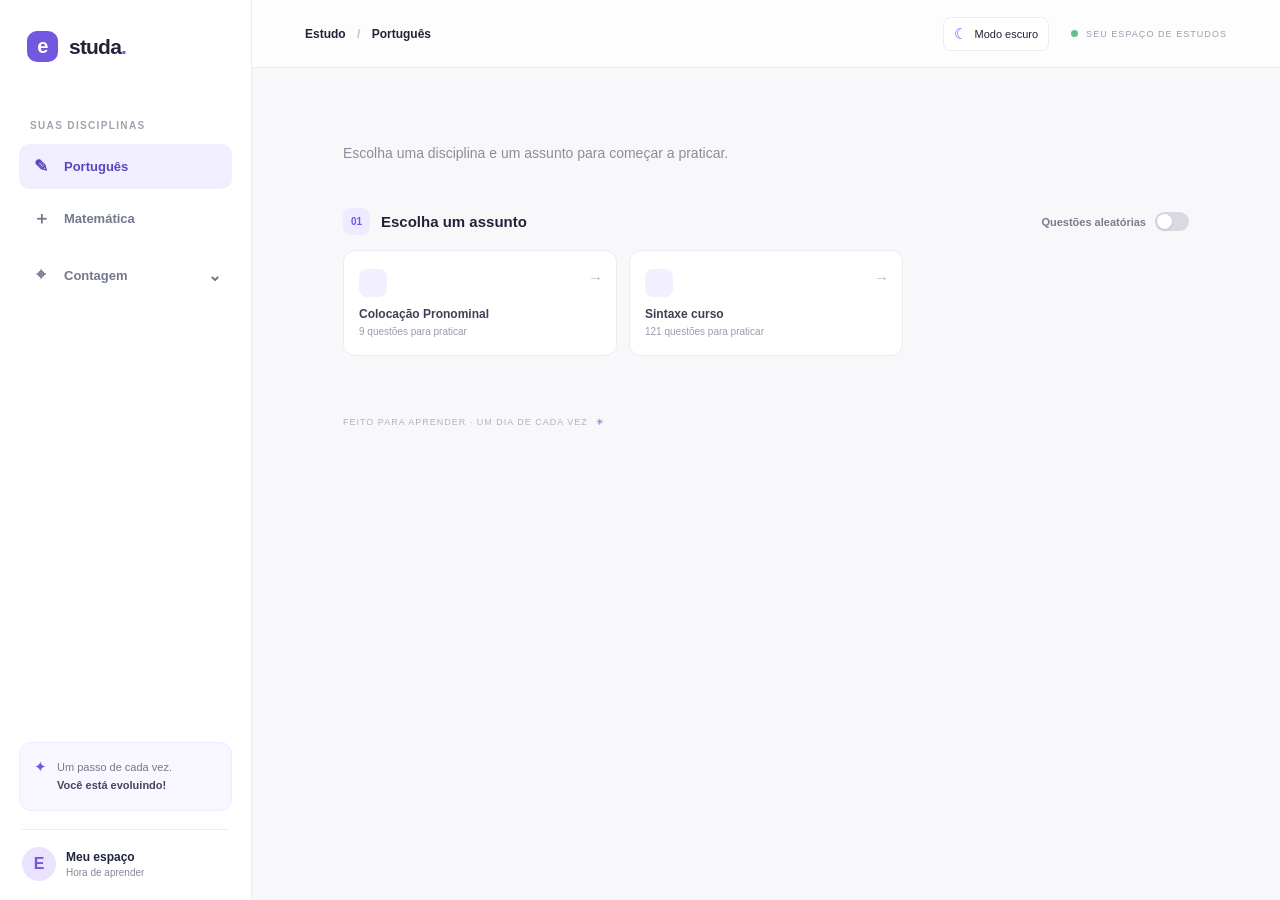
<file: index.html>
<!doctype html>
<html lang="pt-BR">
<head>
  <meta charset="utf-8">
  <meta name="viewport" content="width=device-width, initial-scale=1">
  <meta name="theme-color" content="#f7f8fc">
  <title>Estudaí — questões para estudar</title>
  <link rel="stylesheet" href="styles.css">
</head>
<body>
  <button class="mobile-menu" id="menuToggle" aria-label="Abrir menu" aria-expanded="false">☰</button>
  <div class="layout">
    <aside class="sidebar" id="sidebar">
      <a class="brand" href="#" aria-label="Estudaí, início"><span class="brand-mark">e</span><span>studa<span class="brand-dot">.</span></span></a>
      <p class="nav-label">SUAS DISCIPLINAS</p>
      <nav id="subjectNav" class="subject-nav" aria-label="Disciplinas"></nav>
      <div class="sidebar-note"><span>✦</span><p>Um passo de cada vez.<br><strong>Você está evoluindo!</strong></p></div>
      <div class="profile"><div class="avatar">E</div><div><strong>Meu espaço</strong><small>Hora de aprender</small></div></div>
    </aside>
    <main class="main">
      <header class="topbar"><div class="breadcrumb" id="breadcrumb">Estudo <span>/</span> Português</div><div class="topbar-actions"><button class="theme-toggle" id="themeToggle" type="button" aria-label="Ativar tema escuro" title="Alternar tema"><span class="theme-icon" aria-hidden="true">☾</span><span class="theme-label">Modo escuro</span></button><div class="top-badge"><span class="status-dot"></span> SEU ESPAÇO DE ESTUDOS</div></div></header>
      <section class="content">
        
        <h1 id="pageTitle"></h1>
        <p class="intro" id="pageIntro">Escolha uma disciplina e um assunto para começar a praticar.</p>
        <section class="subjects-section">
          <div class="section-heading"><div class="section-heading-label"><span class="step-number">01</span><h2 id="topicHeading">Escolha um assunto</h2><button class="topic-back-button" id="backToTopics" type="button" hidden><span class="back-arrow" aria-hidden="true">←</span><span id="backToTopicsLabel">Escolha um assunto</span></button></div><label class="random-switch-label" for="randomToggle"><span>Questões aleatórias</span><input class="switch-input" id="randomToggle" type="checkbox" role="switch" aria-label="Ativar questões aleatórias da disciplina"><span class="switch-track" aria-hidden="true"><span class="switch-thumb"></span></span></label></div>
          <div class="topic-list" id="topicList"></div>
        </section>
        <section class="quiz-card" id="quizCard" hidden>
          <div class="quiz-top"><div class="quiz-meta"><span class="question-tag" id="questionTag">QUESTÃO 01</span><span class="subject-tag" id="subjectTag"></span></div><span class="progress-label" id="progressLabel"></span></div>
          <div class="progress-track"><div class="progress-fill" id="progressFill"></div></div>
          <h2 class="question-text" id="questionText"></h2>
          <div class="options" id="options"></div>
          <div class="answer-feedback" id="feedback" hidden aria-live="polite"></div>
          <div class="quiz-actions"><div class="question-navigation"><button class="nav-question-button" id="previousQuestion" type="button" disabled>← Voltar</button><button class="nav-question-button primary" id="nextQuestion" type="button">Avançar →</button></div><button class="restart-button" id="restartQuiz">Recomeçar assunto</button></div>
        </section>
        <footer>FEITO PARA APRENDER · UM DIA DE CADA VEZ <span>✳</span></footer>
      </section>
    </main>
  </div>
  <div class="scrim" id="scrim"></div>
  <script src="app.js"></script>
</body>
</html>
</file>
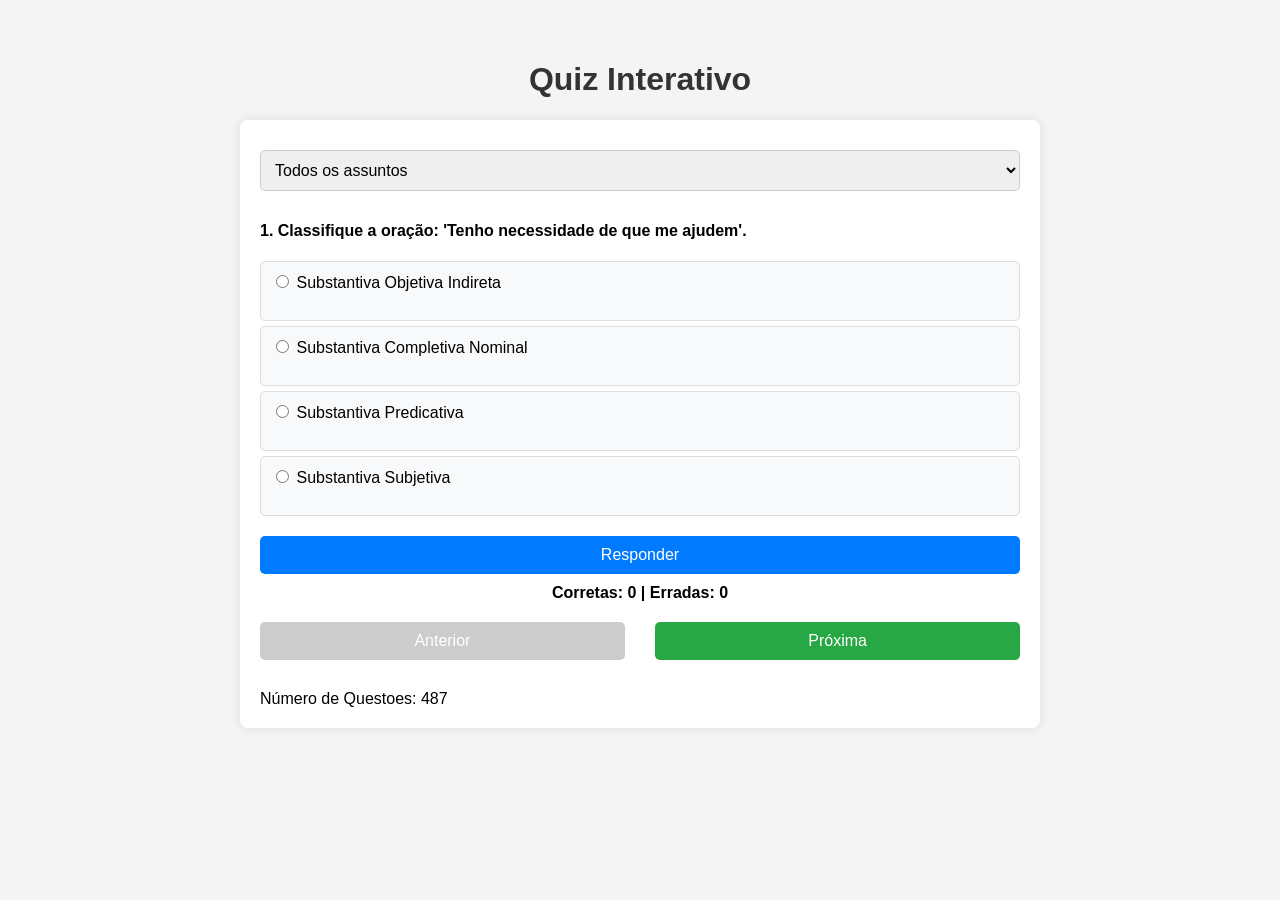
<file: index1.html>
<!DOCTYPE html>
<html lang="pt-BR">
<head>
    <meta charset="UTF-8">
    <meta name="viewport" content="width=device-width, initial-scale=1.0">
    <title>Quiz Interativo</title>
    <link rel="stylesheet" href="layout.css">
</head>
<body>
    <h1>Quiz Interativo</h1>
    <div id="quiz-container">
        <select id="subject-select">
            <option value="">Todos os assuntos</option>

            <option value="concordancia_verbal_completa">concordancia verbal completa</option>


            <option value="pronomes">Pronomes</option>
            <option value="col_pronomes_ob">Pronomes Oblíquos Átonos</option>
            <option value="regras_pronomes">Regras Pronomes</option>
            <option value="crase">Crase</option>
            <option value="PortuguesSintaxe">Português Sintaxe</option>
            <option value="sintaxe_1">Sintaxe 1</option>
            <option value="OracoesSubordinadas">Oraçoes Subordinadas</option>
            <option value="OracoesCoordenadas">Oraçoes Coordenadas</option>
            <option value="vozes_verbais">Vozes Verbais</option>
            <option value="concordancia_nominal">Concordancia Nominal</option>
            <option value="concordanciaverbal">Concordancia Verbal</option>
            <option value="art_prep_pron">ARTIGO DEFINIDO X PREPOSIÇÃO X PRONOME DEMONSTRATIVO X PPO ÁTONO</option>
            <option value="aa_cn_ob_pj">Funçoes sintaticas AA x OB x NC X PJ</option>
          

        </select>

        <div id="quiz-content">
            <div id="question-container"></div>
            <button id="answer-btn">Responder</button>
        </div>
        <div id="score-counter">
            Corretas: <span id="correct-count">0</span> | Erradas: <span id="wrong-count">0</span>
        </div>
        <div id="navigation">
            <button id="prev-btn" disabled>Anterior</button>
            <button id="next-btn">Próxima</button>
        </div>
        <button id="submit-btn" style="display: none;">Enviar Respostas</button>
        <div id="result"></div>
	<div id="nquestoes"></div>

    <script src="script.js"></script>
</body>
</html>
</file>
<file: styles.css>
:root{--ink:#20243a;--muted:#85899b;--purple:#7258df;--purple-dark:#5b43c2;--lilac:#f1eeff;--line:#ececf2;--paper:#fff;--bg:#f8f8fb;--green:#288a63;--red:#c25353}*{box-sizing:border-box}body{margin:0;background:var(--bg);color:var(--ink);font-family:Arial, sans-serif}button{font:inherit}.layout{min-height:100vh}.sidebar{position:fixed;inset:0 auto 0 0;width:252px;padding:31px 19px 19px;background:#fff;border-right:1px solid var(--line);display:flex;flex-direction:column;z-index:5}.brand{display:flex;align-items:center;gap:11px;margin:0 0 58px 8px;color:var(--ink);text-decoration:none;font:800 21px Arial, sans-serif;letter-spacing:-.8px}.brand-mark{width:31px;height:31px;display:grid;place-items:center;border-radius:10px;background:var(--purple);color:white;font-size:20px}.brand-dot,.title-dot{color:var(--purple)}.nav-label,.section-hint{font-size:10px;letter-spacing:1.35px;font-weight:700;color:#a0a2b0}.nav-label{margin:0 0 13px 11px}.subject-nav{display:grid;gap:6px}.nav-item{border:0;background:transparent;display:flex;align-items:center;gap:12px;text-align:left;padding:12px 11px;border-radius:10px;color:#74788c;cursor:pointer;font-size:13px;font-weight:600;transition:.2s}.nav-item:hover{background:#f8f7fe;color:var(--purple)}.nav-item.active{background:var(--lilac);color:var(--purple-dark)}.nav-icon{width:22px;text-align:center;font-size:17px}.sidebar-note{margin-top:auto;background:#f8f6ff;border:1px solid #eeebff;border-radius:12px;padding:15px 14px;display:flex;gap:10px;color:var(--purple);font-size:15px}.sidebar-note p{margin:0;color:#77778c;font-size:11px;line-height:1.7}.sidebar-note strong{color:#494365}.profile{display:flex;gap:10px;align-items:center;margin:18px 3px 0;padding-top:17px;border-top:1px solid var(--line)}.avatar{display:grid;place-items:center;width:34px;height:34px;border-radius:50%;background:#e9e3ff;color:var(--purple);font-weight:700}.profile strong,.profile small{display:block}.profile strong{font-size:12px}.profile small{margin-top:3px;color:var(--muted);font-size:10px}.main{margin-left:252px;min-height:100vh}.topbar{height:68px;border-bottom:1px solid var(--line);background:rgba(255,255,255,.72);display:flex;align-items:center;justify-content:space-between;padding:0 53px}.breadcrumb{font-size:12px;font-weight:600}.breadcrumb span{margin:0 8px;color:#c0c1ca}.top-badge{font-size:9px;letter-spacing:1.05px;color:#999baa;display:flex;align-items:center;gap:8px}.status-dot{width:7px;height:7px;border-radius:50%;background:#65bd91}.content{max-width:914px;margin:0 auto;padding:63px 34px 30px}.eyebrow{font-size:10px;letter-spacing:1.5px;color:var(--purple);font-weight:700;display:flex;align-items:center;gap:9px}.eyebrow-line{height:1px;width:20px;background:var(--purple)}h1{font:800 34px Arial, sans-serif;letter-spacing:-1.5px;margin:14px 0 8px}.intro{font-size:14px;color:#8a8d9c;margin:0}.subjects-section{margin-top:47px}.section-heading{display:flex;justify-content:space-between;align-items:center;margin-bottom:15px}.section-heading>div{display:flex;align-items:center;gap:11px}.step-number{width:27px;height:27px;border-radius:8px;background:#eeeaff;display:grid;place-items:center;color:var(--purple);font-size:10px;font-weight:700}.section-heading h2{font:700 15px Arial, sans-serif;margin:0}.section-hint{font-size:9px}.topic-list{display:grid;grid-template-columns:repeat(3,minmax(0,1fr));gap:12px}.topic-card{border:1px solid var(--line);background:#fff;border-radius:12px;padding:16px 15px;min-height:106px;cursor:pointer;text-align:left;transition:.18s;position:relative}.topic-card:hover,.topic-card.selected{border-color:#b9acf6;box-shadow:0 4px 16px #6049c20c;transform:translateY(-1px)}.topic-card.selected{background:#fcfbff}.topic-icon{display:grid;place-items:center;width:28px;height:28px;border-radius:8px;background:#f2efff;font-size:14px;margin-bottom:10px}.topic-name{font-size:12px;font-weight:700;color:#3d4054}.topic-count{font-size:10px;color:#9a9cac;margin-top:5px}.topic-arrow{position:absolute;right:13px;top:18px;color:#bab6ce;font-size:15px}.quiz-card{background:white;border:1px solid var(--line);border-radius:14px;margin-top:24px;padding:23px 25px;box-shadow:0 8px 30px #26204708}.quiz-card[hidden]{display:none}.quiz-top{display:flex;justify-content:space-between;align-items:center}.quiz-meta{display:flex;align-items:center;gap:9px}.question-tag{font-size:9px;letter-spacing:.9px;font-weight:700;color:var(--purple);background:var(--lilac);padding:6px 8px;border-radius:5px}.subject-tag{font-size:10px;color:#999aaa}.progress-label{font-size:10px;color:#9598a7}.progress-track{height:4px;background:#f0eff5;border-radius:4px;margin-top:14px;overflow:hidden}.progress-fill{height:100%;width:0;background:var(--purple);border-radius:4px;transition:width .3s}.question-text{font:700 17px/1.55 Arial, sans-serif;max-width:700px;margin:25px 0 17px}.options{display:grid;gap:9px}.option{width:100%;text-align:left;background:#fff;border:1px solid #e9e9ef;border-radius:9px;padding:12px 14px;color:#55596d;font-size:12px;cursor:pointer;transition:.15s}.option:hover:not(:disabled){border-color:#b9acf6;background:#fcfbff}.option:disabled{cursor:default}.option.correct{border-color:#9fd5bd;background:#f1fbf6;color:#287b5a}.option.incorrect{border-color:#e5b0b0;background:#fff7f7;color:#a74747}.answer-feedback{margin-top:13px;padding:12px 14px;border-radius:8px;background:#f7f7fa;color:#696d7e;font-size:11px;line-height:1.6}.answer-feedback strong{display:block;margin-bottom:3px;color:var(--ink);font-size:12px}.quiz-actions{display:flex;justify-content:space-between;align-items:center;margin-top:18px}.text-button,.restart-button{border:0;background:transparent;cursor:pointer}.text-button{color:var(--purple-dark);font-size:12px;font-weight:700;padding:7px 0}.text-button span{margin-left:5px}.restart-button{font-size:10px;color:#9699a7}.restart-button:hover{color:var(--purple)}footer{margin-top:61px;font-size:9px;letter-spacing:1px;color:#b1b2bd}footer span{color:var(--purple);margin-left:5px}.mobile-menu{display:none}.scrim{display:none}
@media(max-width:950px){.content{padding-top:48px}.topic-list{grid-template-columns:repeat(2,minmax(0,1fr))}.topbar{padding:0 30px}}
@media(max-width:650px){.sidebar{transform:translateX(-100%);transition:transform .25s;box-shadow:none}.sidebar.open{transform:translateX(0);box-shadow:10px 0 30px #1d17301c}.scrim.show{display:block;position:fixed;inset:0;background:#16132455;z-index:4}.main{margin:0}.topbar{height:58px;padding:0 17px 0 58px}.top-badge{font-size:0}.top-badge .status-dot{width:8px;height:8px}.mobile-menu{display:grid;place-items:center;position:fixed;z-index:6;top:12px;left:14px;width:34px;height:34px;background:white;border:1px solid var(--line);border-radius:9px;color:#555;cursor:pointer}.content{padding:42px 19px 25px}h1{font-size:29px}.intro{font-size:12px;line-height:1.6}.subjects-section{margin-top:35px}.section-hint{display:none}.topic-list{grid-template-columns:1fr 1fr;gap:9px}.topic-card{padding:13px 11px;min-height:99px}.topic-name{font-size:11px}.quiz-card{padding:18px 15px}.question-text{font-size:15px;margin-top:22px}.option{line-height:1.5}.progress-label{font-size:9px}footer{margin-top:43px;font-size:8px}}
@media(max-width:370px){.topic-list{grid-template-columns:1fr}.topic-card{min-height:80px}.topic-icon{float:left;margin:0 10px 0 0}.topic-count{margin-top:4px}}


.topbar-actions{display:flex;align-items:center;gap:22px}.theme-toggle{display:flex;align-items:center;gap:7px;padding:7px 10px;border:1px solid var(--line);border-radius:8px;background:var(--paper);color:var(--ink);font-size:11px;cursor:pointer;transition:background .2s,border-color .2s}.theme-toggle:hover{border-color:#b9acf6}.theme-icon{font-size:15px;color:var(--purple)}
body.dark-mode{--ink:#edf0fa;--muted:#a0a6bc;--purple:#a392ff;--purple-dark:#b5a9ff;--lilac:#302b4b;--line:#303342;--paper:#20222e;--bg:#171923;--green:#70c99e;--red:#f09a9a;color-scheme:dark}
body.dark-mode .sidebar,body.dark-mode .topbar,body.dark-mode .topic-card,body.dark-mode .quiz-card{background:var(--paper)}
body.dark-mode .topbar{background:rgba(32,34,46,.88)}
body.dark-mode .nav-label,body.dark-mode .section-hint{color:#9298ac}
body.dark-mode .nav-item{color:#b4b8c9}
body.dark-mode .nav-item:hover{background:#292b3a;color:var(--purple)}
body.dark-mode .nav-item.active{background:#302b4b;color:#c3b8ff}
body.dark-mode .sidebar-note{background:#262438;border-color:#37324f}
body.dark-mode .sidebar-note p{color:#aaa9bd}
body.dark-mode .sidebar-note strong{color:#e0dcf4}
body.dark-mode .avatar{background:#342f50;color:#c3b8ff}
body.dark-mode .breadcrumb span,body.dark-mode .subject-tag,body.dark-mode .progress-label,body.dark-mode .restart-button,body.dark-mode .profile small{color:#9da2b5}
body.dark-mode .intro{color:#a7aabd}
body.dark-mode .step-number,body.dark-mode .topic-icon{background:#302b4b;color:#c3b8ff}
body.dark-mode .topic-card.selected,body.dark-mode .option:hover:not(:disabled){background:#272536}
body.dark-mode .topic-name{color:#e1e3ed}
body.dark-mode .topic-count{color:#a1a5b6}
body.dark-mode .topic-arrow{color:#aaa4c6}
body.dark-mode .progress-track{background:#353746}
body.dark-mode .option{background:#232531;border-color:#393b4b;color:#d1d4e0}
body.dark-mode .option.correct{background:#20362f;border-color:#39745c;color:#a4e1c1}
body.dark-mode .option.incorrect{background:#3a282e;border-color:#805157;color:#ffb4b4}
body.dark-mode .answer-feedback{background:#292b39;color:#c1c4d2}
body.dark-mode .answer-feedback strong{color:#f0f1f7}
body.dark-mode footer{color:#85899b}
body.dark-mode .mobile-menu{background:var(--paper);color:var(--ink);border-color:var(--line)}
@media(max-width:650px){.topbar-actions{gap:10px}.theme-toggle{padding:6px 8px}.theme-label{display:none}}

.random-switch-label{display:flex;align-items:center;gap:9px;color:#777b8d;font-size:11px;font-weight:600;cursor:pointer;user-select:none}.switch-input{position:absolute;width:1px;height:1px;opacity:0}.switch-track{width:34px;height:19px;border-radius:20px;background:#d8d9e2;padding:2px;transition:background .2s;display:flex;align-items:center}.switch-thumb{width:15px;height:15px;background:#fff;border-radius:50%;box-shadow:0 1px 3px #0002;transition:transform .2s}.switch-input:checked+.switch-track{background:var(--purple)}.switch-input:checked+.switch-track .switch-thumb{transform:translateX(15px)}.switch-input:focus-visible+.switch-track{outline:2px solid var(--purple);outline-offset:3px}
body.dark-mode .random-switch-label{color:#b7bbcb}body.dark-mode .switch-track{background:#505363}body.dark-mode .switch-input:checked+.switch-track{background:var(--purple)}
@media(max-width:650px){.random-switch-label{font-size:10px;gap:6px}.section-heading h2{font-size:13px}}

.question-navigation{display:flex;align-items:center;gap:8px}.nav-question-button{border:1px solid var(--line);border-radius:8px;background:var(--paper);color:var(--ink);padding:9px 13px;font-size:11px;font-weight:700;cursor:pointer;transition:.18s}.nav-question-button:hover:not(:disabled){border-color:#b9acf6;color:var(--purple-dark)}.nav-question-button:disabled{opacity:.45;cursor:not-allowed}.nav-question-button.primary{border-color:var(--purple);background:var(--purple);color:#fff}.nav-question-button.primary:hover{background:var(--purple-dark)}

.nav-group{margin-top:5px}.nav-group-toggle{width:100%}.nav-chevron{margin-left:auto;font-size:16px;transition:transform .2s}.nav-group-toggle[aria-expanded="true"] .nav-chevron{transform:rotate(180deg)}.nav-submenu{display:grid;gap:3px;margin:3px 0 5px 34px;padding-left:11px;border-left:1px solid var(--line)}.nav-submenu[hidden]{display:none}.nav-subitem{border:0;background:transparent;color:#777b8d;text-align:left;padding:9px 8px;border-radius:7px;font-size:11px;cursor:pointer}.nav-subitem:hover,.nav-subitem.active{background:var(--lilac);color:var(--purple-dark)}.informational-card{cursor:default;min-height:112px}.informational-card:hover{transform:none;box-shadow:none}.informational-card .topic-count{line-height:1.5;max-width:90%}.area-index{position:absolute;right:13px;top:15px;color:#bab6ce;font-size:10px;font-weight:700}.random-switch-label[hidden]{display:none}body.dark-mode .nav-subitem{color:#b4b8c9}body.dark-mode .nav-subitem:hover,body.dark-mode .nav-subitem.active{background:#302b4b;color:#c3b8ff}body.dark-mode .area-index{color:#8e92a4}

.section-heading-label{display:flex;align-items:center;gap:11px}.topic-back-button{display:inline-flex;align-items:center;gap:8px;border:1px solid #e7e2fb;border-radius:9px;background:#f5f2ff;color:#5b43c2;padding:8px 12px;font-size:12px;font-weight:700;cursor:pointer;transition:background .18s,border-color .18s,transform .18s}.topic-back-button:hover{background:#eee9ff;border-color:#d5cbff;transform:translateX(-2px)}.topic-back-button[hidden]{display:none}.back-arrow{font-size:16px;line-height:1}body.dark-mode .topic-back-button{background:#302b4b;border-color:#45405f;color:#c3b8ff}body.dark-mode .topic-back-button:hover{background:#393355;border-color:#5c527f}

.topic-list[hidden]{display:none}
</file>
<file: layout.css>
body {
    font-family: Arial, sans-serif;
    max-width: 800px;
    margin: 20px auto;
    padding: 20px;
    background-color: #f4f4f4;
}

h1 {
    text-align: center;
    color: #333;
}

#quiz-container {
    background: #fff;
    padding: 20px;
    border-radius: 8px;
    box-shadow: 0 0 10px rgba(0,0,0,0.1);
}

select, button {
    padding: 10px;
    margin: 10px 0;
    width: 100%;
    font-size: 16px;
    border-radius: 5px;
    border: 1px solid #ccc;
}

button {
    background-color: #28a745;
    color: white;
    border: none;
    cursor: pointer;
}

button:hover {
    background-color: #218838;
}

button:disabled {
    background-color: #ccc;
    cursor: not-allowed;
}

.question {
    margin: 20px 0;
}

.option {
    display: block;
    padding: 10px;
    margin: 5px 0;
    background: #f8f9fa;
    border: 1px solid #ddd;
    border-radius: 5px;
    cursor: pointer;
}

.option:hover {
    background: #e9ecef;
}

.option.correct {
    background: #d4edda;
    border-color: #28a745;
}

#navigation {
    display: flex;
    justify-content: space-between;
}

#navigation button {
    width: 48%;
}

#result {
    margin-top: 20px;
    font-weight: bold;
    text-align: center;
}

#answer-btn {
    background-color: #007bff;
}

#answer-btn:hover {
    background-color: #0056b3;
}

#score-counter {
    margin: 10px 0;
    text-align: center;
    font-weight: bold;
}
</file>
